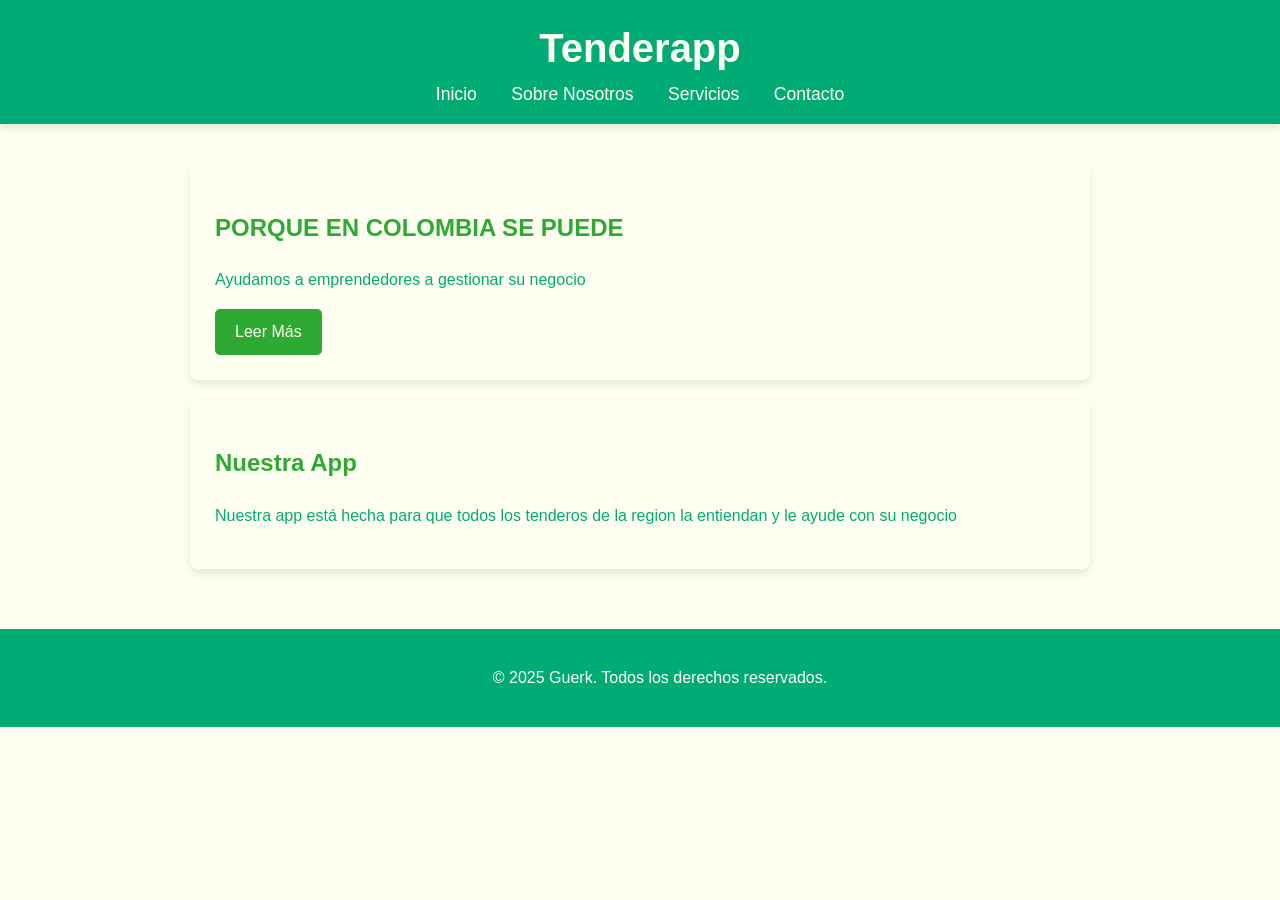
<file: tenderapp.html>
<!DOCTYPE html>
<html lang="es">
<head>
    <meta charset="UTF-8">
    <meta name="viewport" content="width=device-width, initial-scale=1.0">
    <title>Tenderapp</title>
    <link rel="stylesheet" href="css/styles.css">
</head>
<body>

    <header>
        <h1>Tenderapp</h1>
        <nav>
            <a href="#">Inicio</a>
            <a href="#">Sobre Nosotros</a>
            <a href="#">Servicios</a>
            <a href="#">Contacto</a>
        </nav>
    </header>

    <main>
        <section class="card">
            <h2>PORQUE EN COLOMBIA SE PUEDE</h2>
            <p>Ayudamos a emprendedores a gestionar su negocio</p>
            <a href="#" class="button">Leer Más</a>
        </section>

        <section class="card">
            <h2>Nuestra App</h2>
            <p>Nuestra app está hecha para que todos los tenderos de la region la entiendan y le ayude con su negocio</p>
        </section>
    </main>

    <footer>
        <p>&copy; 2025 Guerk. Todos los derechos reservados.</p>
    </footer>

</body>
</html>
</file>
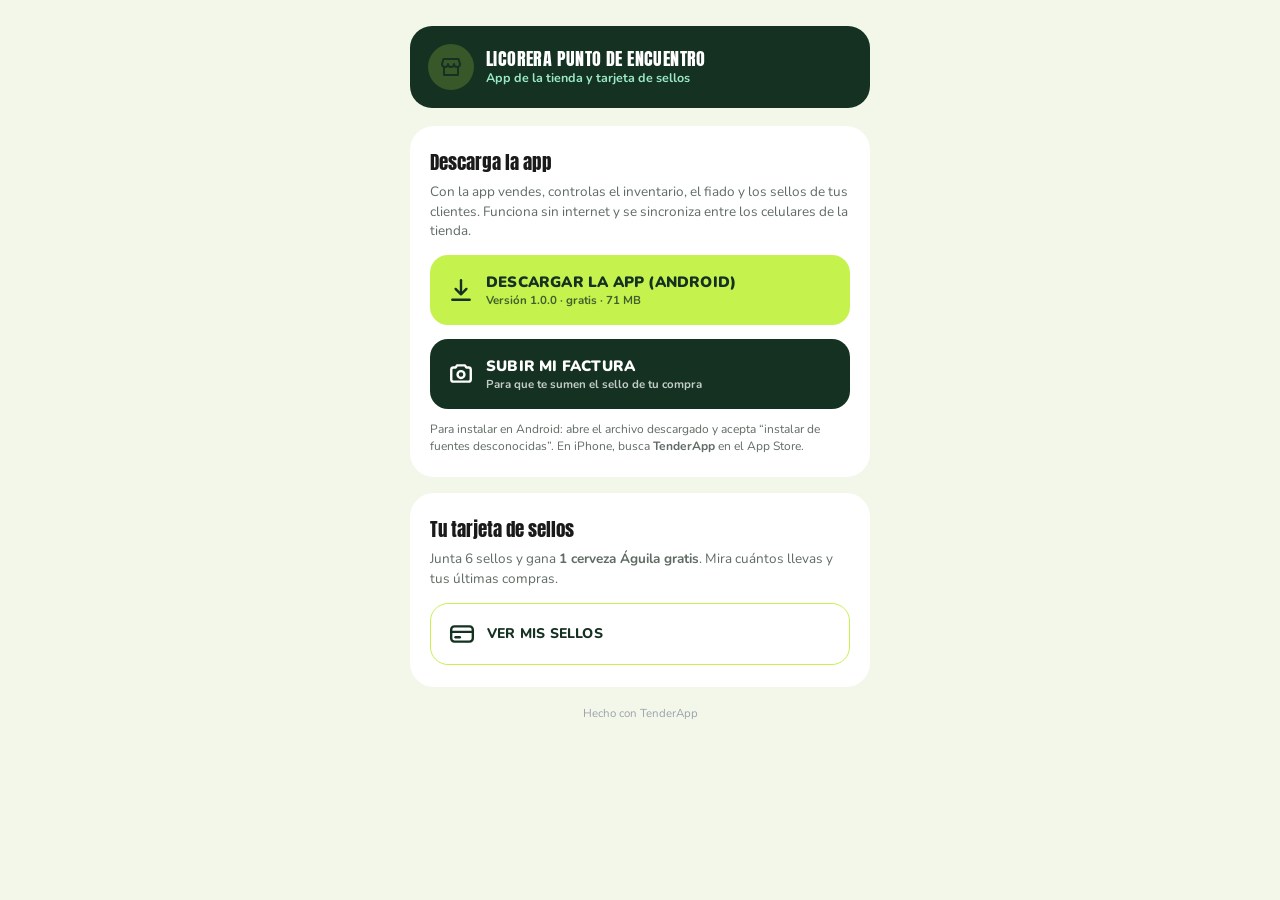
<file: webapp-facturas/botones.html>
<!DOCTYPE html>
<html lang="es">
<head>
<meta charset="UTF-8">
<meta name="viewport" content="width=device-width, initial-scale=1.0">
<meta name="theme-color" content="#143122">
<title>Licorera Punto de Encuentro — App y facturas</title>
<link rel="preconnect" href="https://fonts.googleapis.com">
<link rel="preconnect" href="https://fonts.gstatic.com" crossorigin>
<link href="https://fonts.googleapis.com/css2?family=Anton&family=Nunito:wght@400;700;800;900&display=swap" rel="stylesheet">
<style>
  :root {
    --forest: #143122; --neon: #C6F24E; --neon-soft: rgba(198,242,78,.20);
    --cream: #F3F7EA; --muted: #5F6B63; --line: #E3E6EA; --ink: #1A1A1A;
  }
  * { box-sizing: border-box; margin: 0; padding: 0; }
  body {
    background: var(--cream); min-height: 100vh; display: flex; flex-direction: column;
    align-items: center; padding: 26px 16px 44px;
    font-family: 'Nunito', -apple-system, BlinkMacSystemFont, 'Segoe UI', Roboto, sans-serif;
    color: var(--ink);
  }
  .wrap { width: 100%; max-width: 460px; }
  .store {
    background: var(--forest); color: #fff; border-radius: 22px; padding: 18px;
    display: flex; align-items: center; gap: 12px; margin-bottom: 18px;
  }
  .store .dot {
    width: 46px; height: 46px; border-radius: 50%; background: var(--neon-soft);
    display: flex; align-items: center; justify-content: center; flex: none;
  }
  .store .dot svg { width: 24px; height: 24px; }
  .store h1 { font-family: 'Anton', 'Nunito', sans-serif; font-size: 18px; font-weight: 400;
              letter-spacing: .4px; text-transform: uppercase; line-height: 1.2; }
  .store p { font-size: 12.5px; color: #9BE8C6; font-weight: 700; }
  .card { background: #fff; border-radius: 24px; padding: 22px 20px; margin-bottom: 16px; }
  h2 { font-family: 'Anton', 'Nunito', sans-serif; font-size: 19px; font-weight: 400; margin-bottom: 6px; }
  .sub { font-size: 13.5px; color: var(--muted); line-height: 1.45; margin-bottom: 4px; }
  .btn {
    display: flex; align-items: center; gap: 12px; width: 100%;
    padding: 17px 18px; margin-top: 14px; border-radius: 18px; text-decoration: none;
    font-size: 15px; font-weight: 900; letter-spacing: .2px;
    background: var(--neon); color: var(--forest);
  }
  .btn.alt { background: var(--forest); color: #fff; }
  .btn.ghost {
    background: #fff; color: var(--forest); border: 1.5px solid var(--neon);
    font-weight: 800; font-size: 14px;
  }
  .btn svg { width: 26px; height: 26px; flex: none; }
  .btn small { display: block; font-size: 11.5px; font-weight: 700; opacity: .75; letter-spacing: 0; }
  .hint { font-size: 12px; color: var(--muted); margin-top: 12px; line-height: 1.45; }
  .footer { margin-top: 18px; font-size: 11.5px; color: #9AA3AC; text-align: center; }
</style>
</head>
<body>
<div class="wrap">

  <div class="store">
    <div class="dot">
      <svg viewBox="0 0 24 24" fill="none" stroke="#143122" stroke-width="2" stroke-linecap="round" stroke-linejoin="round"><path d="M3 9l1.5-5h15L21 9"/><path d="M3 9a3 3 0 0 0 6 0 3 3 0 0 0 6 0 3 3 0 0 0 6 0"/><path d="M5 12v8h14v-8"/></svg>
    </div>
    <div>
      <h1>Licorera Punto de Encuentro</h1>
      <p>App de la tienda y tarjeta de sellos</p>
    </div>
  </div>

  <div class="card">
    <h2>Descarga la app</h2>
    <p class="sub">Con la app vendes, controlas el inventario, el fiado y los sellos de tus clientes. Funciona sin internet y se sincroniza entre los celulares de la tienda.</p>
    <a class="btn" href="https://github.com/Guerkito/TENDERAPP/releases/latest/download/TenderApp.apk">
      <svg viewBox="0 0 24 24" fill="none" stroke="currentColor" stroke-width="2.2" stroke-linecap="round" stroke-linejoin="round"><path d="M12 3v12"/><path d="M7 11l5 5 5-5"/><path d="M4 21h16"/></svg>
      <span>DESCARGAR LA APP (ANDROID)<small>Versión 1.0.0 · gratis · 71 MB</small></span>
    </a>
    <a class="btn alt" href="/?store=thn22xf154j71h&subir=1">
      <svg viewBox="0 0 24 24" fill="none" stroke="currentColor" stroke-width="2.2" stroke-linecap="round" stroke-linejoin="round"><path d="M3 8a2 2 0 0 1 2-2h2l1.5-2h7L17 6h2a2 2 0 0 1 2 2v9a2 2 0 0 1-2 2H5a2 2 0 0 1-2-2z"/><circle cx="12" cy="12.5" r="3.2"/></svg>
      <span>SUBIR MI FACTURA<small>Para que te sumen el sello de tu compra</small></span>
    </a>
    <p class="hint">Para instalar en Android: abre el archivo descargado y acepta “instalar de fuentes desconocidas”. En iPhone, busca <b>TenderApp</b> en el App Store.</p>
  </div>

  <div class="card">
    <h2>Tu tarjeta de sellos</h2>
    <p class="sub">Junta 6 sellos y gana <b>1 cerveza Águila gratis</b>. Mira cuántos llevas y tus últimas compras.</p>
    <a class="btn ghost" href="/?store=thn22xf154j71h">
      <svg viewBox="0 0 24 24" fill="none" stroke="currentColor" stroke-width="2.2" stroke-linecap="round" stroke-linejoin="round"><rect x="2" y="5" width="20" height="14" rx="3"/><path d="M2 10h20"/><path d="M6 15h4"/></svg>
      <span>VER MIS SELLOS</span>
    </a>
  </div>

  <p class="footer">Hecho con TenderApp</p>
</div>
</body>
</html>
</file>
<file: css/styles.css>
/* --- Variables de Color y Fuentes --- */
:root {
    --color-primario: #2eaa34; /* Azul vibrante */
    --color-secundario: #00ab75; /* Gris oscuro para texto */
    --color-fondo: #fffff1; /* Gris claro para el fondo */
    --color-blanco: #fffff1;
    --fuente-principal: 'Arial', sans-serif;
    --sombra-caja: 0 4px 8px rgba(0, 0, 0, 0.1);
}

/* --- Estilos Generales del Cuerpo --- */
body {
    font-family: var(--fuente-principal);
    margin: 0;
    background-color: var(--color-fondo);
    color: var(--color-secundario);
    line-height: 1.6;
}

/* --- Encabezado y Navegación --- */
header {
    background-color: var(--color-secundario);
    color: var(--color-blanco);
    padding: 1rem 0;
    text-align: center;
    box-shadow: var(--sombra-caja);
}

header h1 {
    margin: 0;
    font-size: 2.5rem;
}

nav a {
    color: var(--color-blanco);
    margin: 0 15px;
    text-decoration: none;
    font-size: 1.1rem;
    transition: color 0.3s ease;
}

nav a:hover {
    color: var(#51ff00);
}

/* --- Contenido Principal --- */
main {
    padding: 20px;
    max-width: 900px;
    margin: 20px auto; /* Centra el contenido */
}

.card {
    background-color: var(--color-blanco);
    padding: 25px;
    margin-bottom: 20px;
    border-radius: 8px;
    box-shadow: var(--sombra-caja);
}

.card h2 {
    color: var(--color-primario);
}

/* --- Botones --- */
.button {
    display: inline-block;
    background-color: var(--color-primario);
    color: var(--color-blanco);
    padding: 10px 20px;
    text-decoration: none;
    border-radius: 5px;
    transition: background-color 0.3s ease;
}

.button:hover {
    background-color: #51ff00; /* Un azul más oscuro */
}

/* --- Pie de Página --- */
footer {
    text-align: center;
    padding: 20px;
    background-color: var(--color-secundario);
    color: var(--color-blanco);
    position: relative;
    bottom: 0;
    width: 100%;
}
</file>
